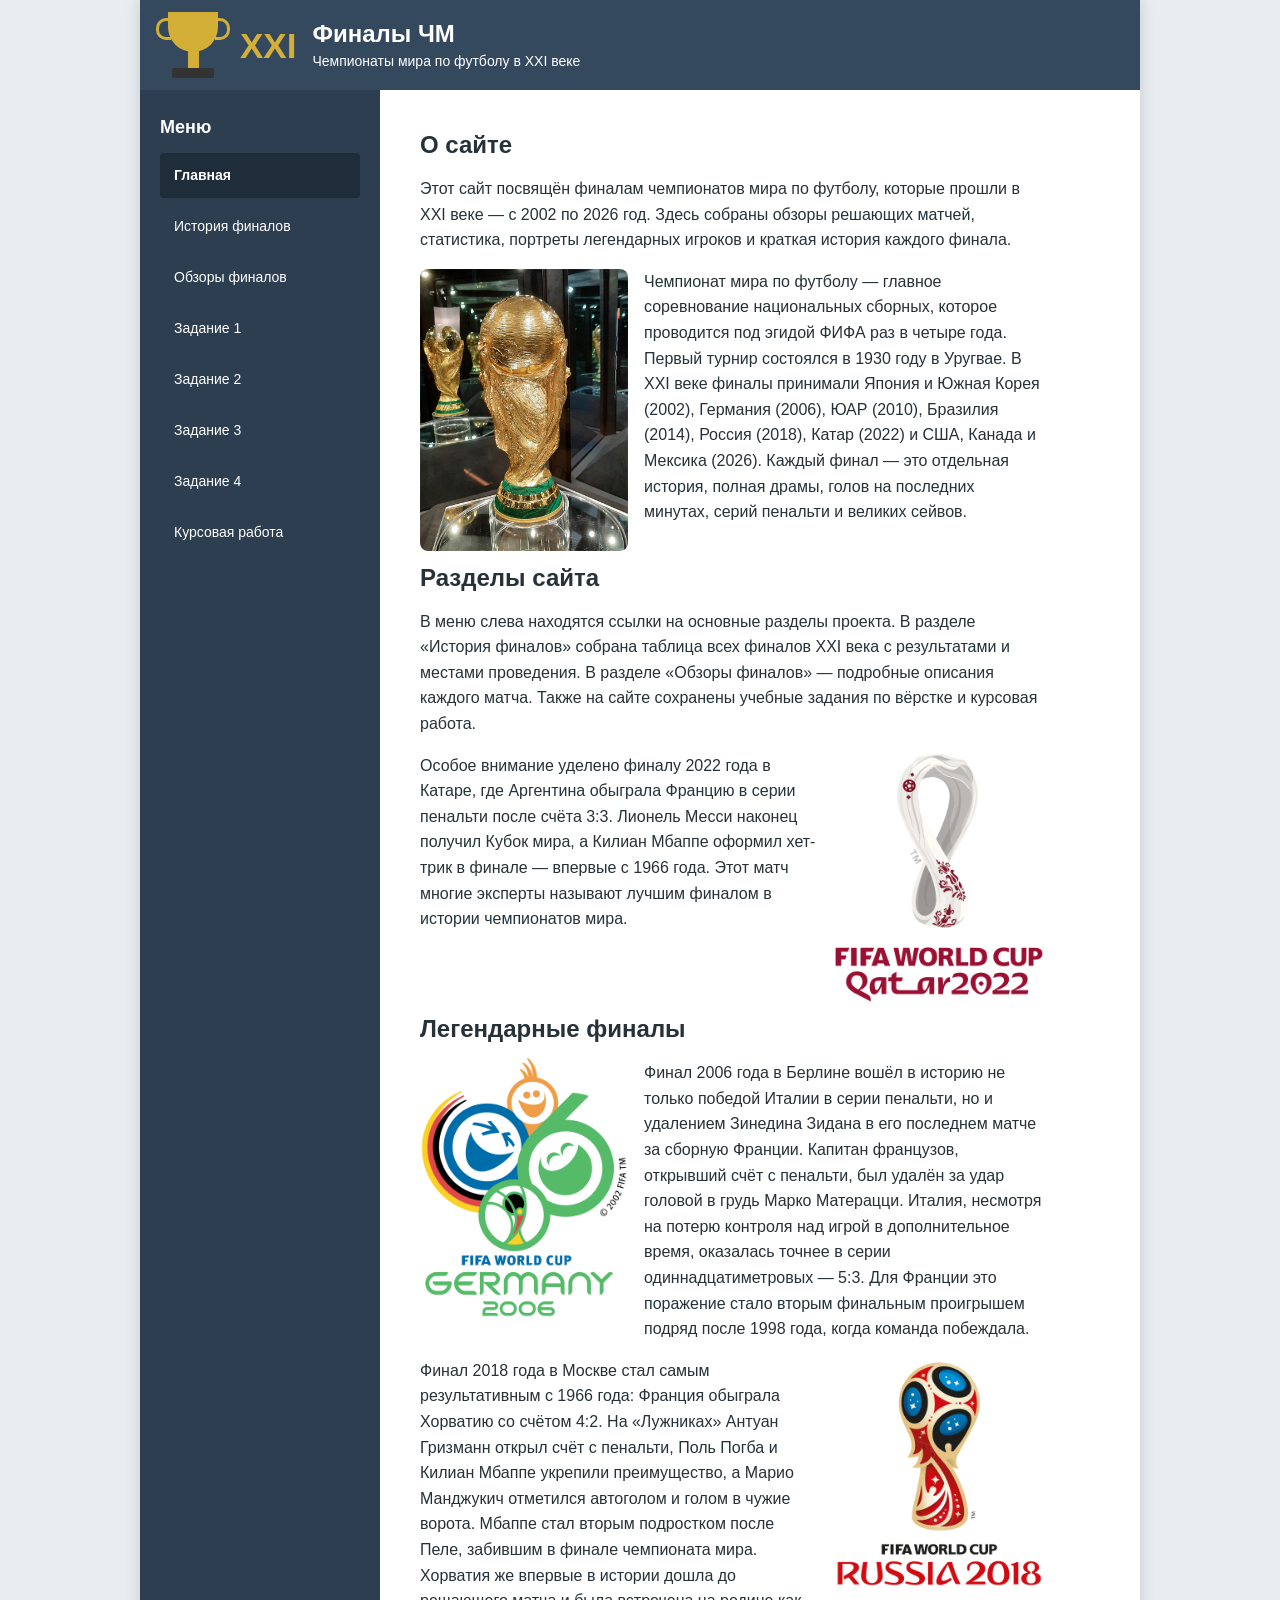
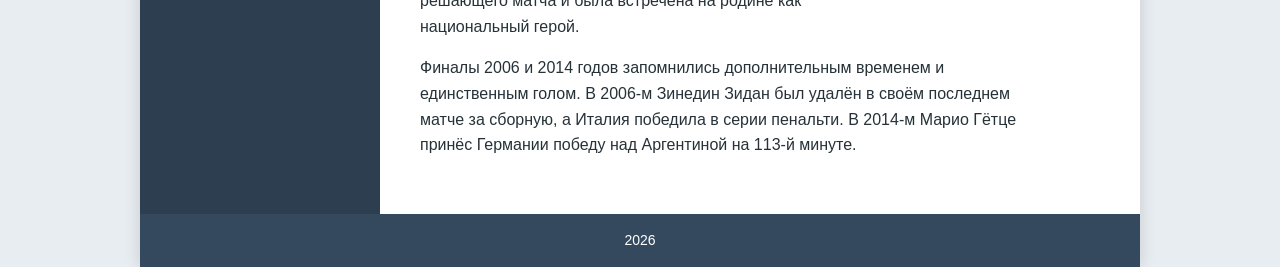
<file: index.html>
<!DOCTYPE html>
<html lang="ru">
<head>
    <meta charset="UTF-8">
    <meta name="viewport" content="width=device-width, initial-scale=1.0">
    <title>Финалы ЧМ XXI века</title>
    <link rel="stylesheet" href="css/style.css">
    <link rel="stylesheet" href="css/logo-football.css">
</head>
<body>
<div id="container">
    <header id="header">
        <button class="menu-toggle" type="button">
            <span class="menu-toggle__bar"></span>
            <span class="menu-toggle__bar"></span>
            <span class="menu-toggle__bar"></span>
        </button>

        <div class="football-logo">
            <div class="trophy">
                <div class="cup"></div>
                <div class="stem"></div>
                <div class="base"></div>
            </div>
            <span class="football-logo__number">XXI</span>
        </div>
        <div class="header-text">
            <h1>Финалы ЧМ</h1>
            <p>Чемпионаты мира по футболу в XXI веке</p>
        </div>
    </header>

    <div id="layout">
        <nav id="menu"></nav>

        <main id="content">
            <article>
                <h2>О сайте</h2>

                <p>
                    Этот сайт посвящён финалам чемпионатов мира по футболу,
                    которые прошли в XXI веке — с 2002 по 2026 год. Здесь
                    собраны обзоры решающих матчей, статистика, портреты
                    легендарных игроков и краткая история каждого финала.
                </p>

                <img src="images/trophy.jpg" alt="Кубок мира ФИФА" class="article-img" loading="lazy">

                <p>
                    Чемпионат мира по футболу — главное соревнование
                    национальных сборных, которое проводится под эгидой
                    ФИФА раз в четыре года. Первый турнир состоялся
                    в 1930 году в Уругвае. В XXI веке финалы принимали
                    Япония и Южная Корея (2002), Германия (2006),
                    ЮАР (2010), Бразилия (2014), Россия (2018),
                    Катар (2022) и США, Канада и Мексика (2026).
                    Каждый финал — это отдельная история, полная драмы,
                    голов на последних минутах, серий пенальти
                    и великих сейвов.
                </p>

                <h2>Разделы сайта</h2>

                <p>
                    В меню слева находятся ссылки на основные разделы
                    проекта. В разделе «История финалов» собрана таблица
                    всех финалов XXI века с результатами и местами
                    проведения. В разделе «Обзоры финалов» — подробные
                    описания каждого матча. Также на сайте сохранены
                    учебные задания по вёрстке и курсовая работа.
                </p>

                <img src="images/2022.jpg" alt="ЧМ-2022" class="article-img right" loading="lazy">

                <p>
                    Особое внимание уделено финалу 2022 года в Катаре,
                    где Аргентина обыграла Францию в серии пенальти
                    после счёта 3:3. Лионель Месси наконец получил
                    Кубок мира, а Килиан Мбаппе оформил хет-трик
                    в финале — впервые с 1966 года. Этот матч многие
                    эксперты называют лучшим финалом в истории
                    чемпионатов мира.
                </p>

                <h2>Легендарные финалы</h2>

                <img src="images/2006.jpg" alt="ЧМ-2006" class="article-img" loading="lazy">

                <p>
                    Финал 2006 года в Берлине вошёл в историю не только
                    победой Италии в серии пенальти, но и удалением
                    Зинедина Зидана в его последнем матче за сборную
                    Франции. Капитан французов, открывший счёт
                    с пенальти, был удалён за удар головой в грудь
                    Марко Матерацци. Италия, несмотря на потерю контроля
                    над игрой в дополнительное время, оказалась точнее
                    в серии одиннадцатиметровых — 5:3. Для Франции
                    это поражение стало вторым финальным проигрышем
                    подряд после 1998 года, когда команда побеждала.
                </p>

                <img src="images/2018.jpg" alt="ЧМ-2018" class="article-img right" loading="lazy">

                <p>
                    Финал 2018 года в Москве стал самым результативным
                    с 1966 года: Франция обыграла Хорватию со счётом 4:2.
                    На «Лужниках» Антуан Гризманн открыл счёт с пенальти,
                    Поль Погба и Килиан Мбаппе укрепили преимущество,
                    а Марио Манджукич отметился автоголом и голом
                    в чужие ворота. Мбаппе стал вторым подростком после
                    Пеле, забившим в финале чемпионата мира. Хорватия
                    же впервые в истории дошла до решающего матча
                    и была встречена на родине как национальный герой.
                </p>

                <p>
                    Финалы 2006 и 2014 годов запомнились дополнительным
                    временем и единственным голом. В 2006-м Зинедин
                    Зидан был удалён в своём последнем матче за сборную,
                    а Италия победила в серии пенальти. В 2014-м Марио
                    Гётце принёс Германии победу над Аргентиной
                    на 113-й минуте.
                </p>
            </article>
        </main>
    </div>

    <footer id="footer">
        <p>2026</p>
    </footer>
</div>
<script src="js/menu.js" defer></script>
</body>
</html>
</file>
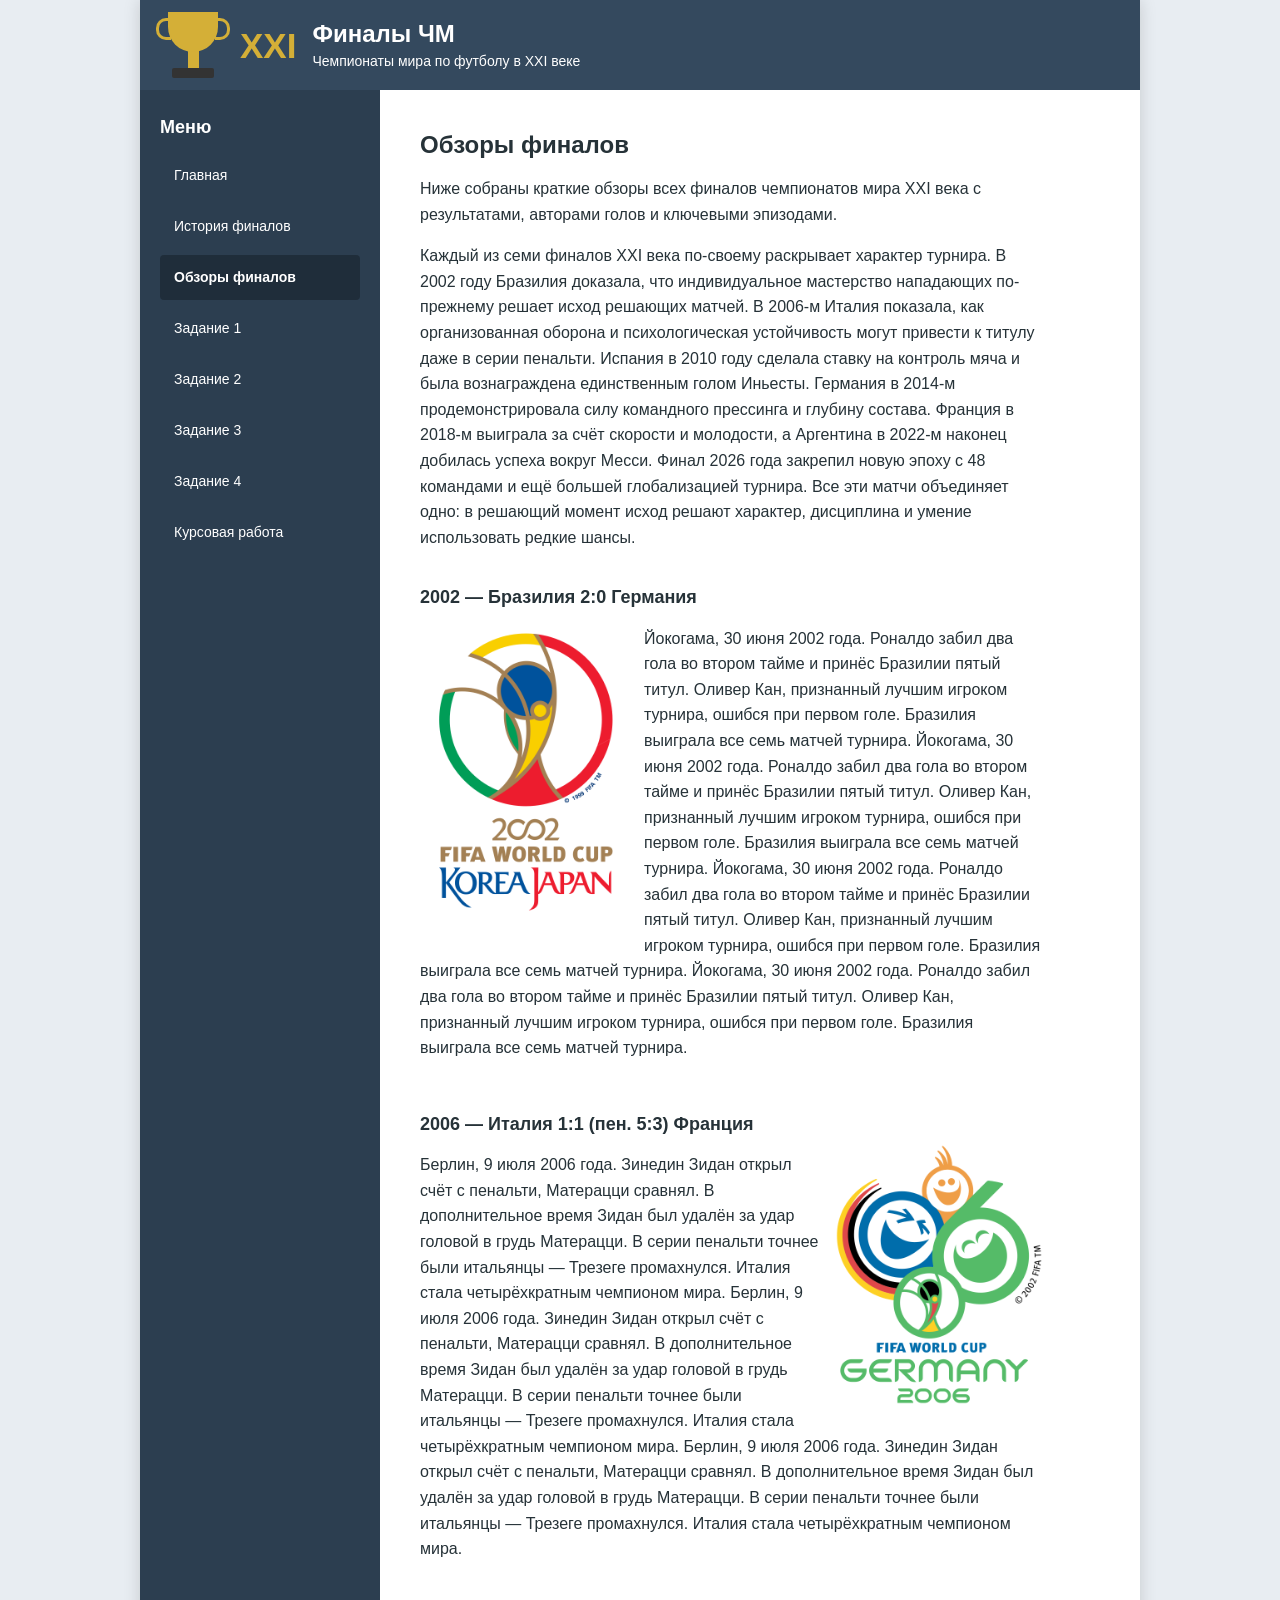
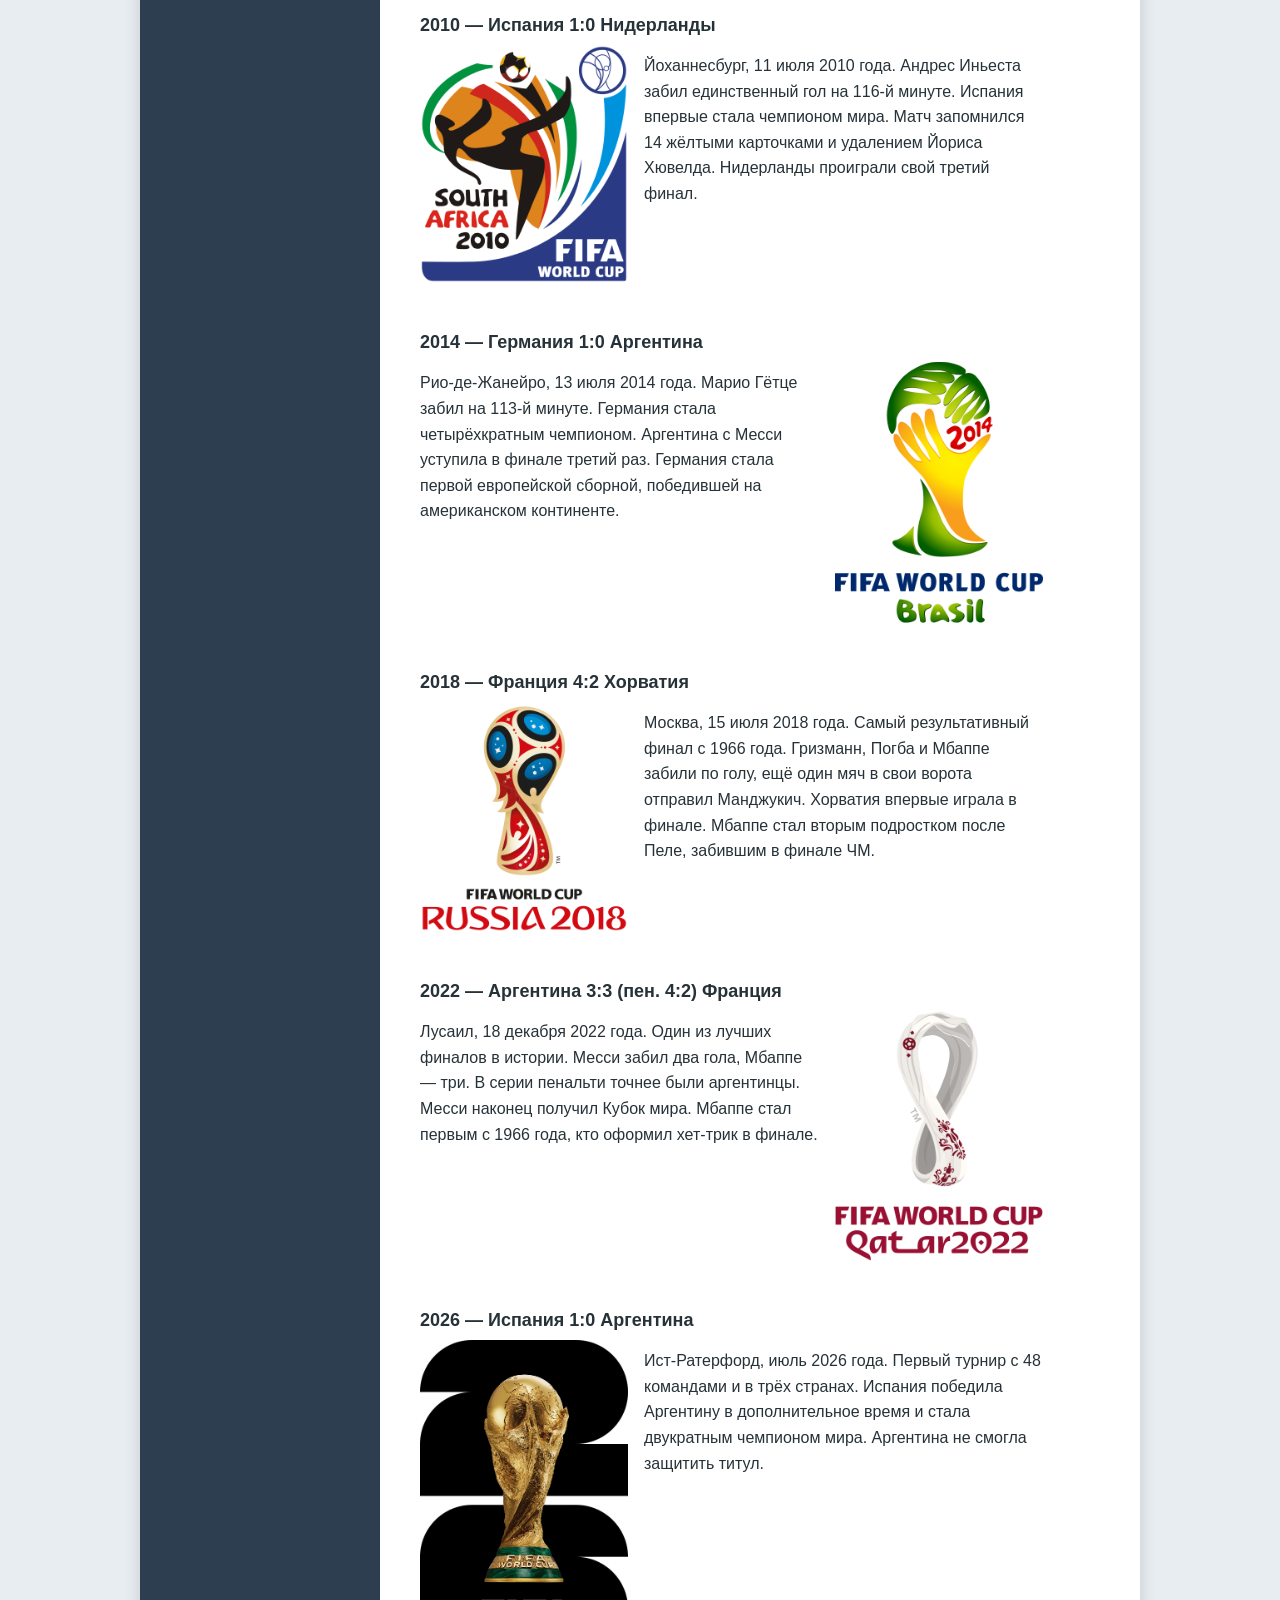
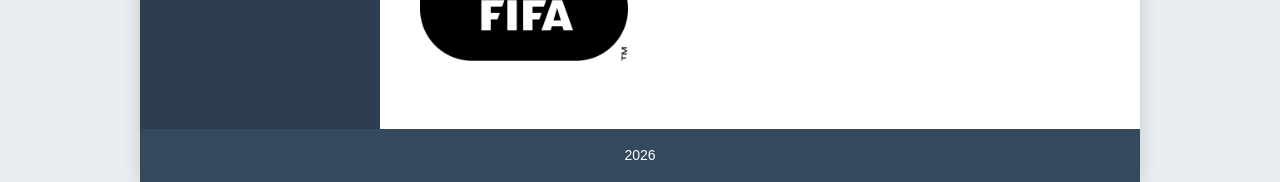
<file: finals.html>
<!DOCTYPE html>
<html lang="ru">
<head>
    <meta charset="UTF-8">
    <meta name="viewport" content="width=device-width, initial-scale=1.0">
    <title>Обзоры финалов ЧМ XXI века</title>
    <link rel="stylesheet" href="css/style.css">
    <link rel="stylesheet" href="css/logo-football.css">
</head>
<body>
<div id="container">
    <header id="header">
        <button class="menu-toggle" type="button">
            <span class="menu-toggle__bar"></span>
            <span class="menu-toggle__bar"></span>
            <span class="menu-toggle__bar"></span>
        </button>

        <div class="football-logo">
            <div class="trophy">
                <div class="cup"></div>
                <div class="stem"></div>
                <div class="base"></div>
            </div>
            <span class="football-logo__number">XXI</span>
        </div>
        <div class="header-text">
            <h1>Финалы ЧМ</h1>
            <p>Чемпионаты мира по футболу в XXI веке</p>
        </div>
    </header>

    <div id="layout">
        <nav id="menu"></nav>

        <main id="content">
            <article>
                <h2>Обзоры финалов</h2>

                <p>
                    Ниже собраны краткие обзоры всех финалов
                    чемпионатов мира XXI века с результатами,
                    авторами голов и ключевыми эпизодами.
                </p>

                <p>
                    Каждый из семи финалов XXI века по-своему раскрывает характер
                    турнира. В 2002 году Бразилия доказала, что индивидуальное
                    мастерство нападающих по-прежнему решает исход решающих матчей.
                    В 2006-м Италия показала, как организованная оборона
                    и психологическая устойчивость могут привести к титулу даже
                    в серии пенальти. Испания в 2010 году сделала ставку на контроль
                    мяча и была вознаграждена единственным голом Иньесты. Германия
                    в 2014-м продемонстрировала силу командного прессинга и глубину
                    состава. Франция в 2018-м выиграла за счёт скорости и молодости,
                    а Аргентина в 2022-м наконец добилась успеха вокруг Месси.
                    Финал 2026 года закрепил новую эпоху с 48 командами и ещё большей
                    глобализацией турнира. Все эти матчи объединяет одно: в решающий
                    момент исход решают характер, дисциплина и умение использовать
                    редкие шансы.
                </p>

                <section>
                    <h3>2002 — Бразилия 2:0 Германия</h3>
                    <img src="images/2002.jpg" alt="ЧМ-2002" class="article-img" loading="lazy">
                    <p>
                        Йокогама, 30 июня 2002 года. Роналдо забил
                        два гола во втором тайме и принёс Бразилии
                        пятый титул. Оливер Кан, признанный лучшим
                        игроком турнира, ошибся при первом голе.
                        Бразилия выиграла все семь матчей турнира.
                        Йокогама, 30 июня 2002 года. Роналдо забил два гола во втором тайме и принёс Бразилии пятый титул. Оливер Кан, признанный лучшим игроком турнира, ошибся при первом голе. Бразилия выиграла все семь матчей турнира.
                        Йокогама, 30 июня 2002 года. Роналдо забил два гола во втором тайме и принёс Бразилии пятый титул. Оливер Кан, признанный лучшим игроком турнира, ошибся при первом голе. Бразилия выиграла все семь матчей турнира.
                        Йокогама, 30 июня 2002 года. Роналдо забил два гола во втором тайме и принёс Бразилии пятый титул. Оливер Кан, признанный лучшим игроком турнира, ошибся при первом голе. Бразилия выиграла все семь матчей турнира.
                    </p>
                </section>

                <section>
                    <h3>2006 — Италия 1:1 (пен. 5:3) Франция</h3>
                    <img src="images/2006.jpg" alt="ЧМ-2006" class="article-img right" loading="lazy">
                    <p>
                        Берлин, 9 июля 2006 года. Зинедин Зидан
                        открыл счёт с пенальти, Матерацци сравнял.
                        В дополнительное время Зидан был удалён
                        за удар головой в грудь Матерацци. В серии
                        пенальти точнее были итальянцы — Трезеге
                        промахнулся. Италия стала четырёхкратным
                        чемпионом мира.
                        Берлин, 9 июля 2006 года. Зинедин Зидан открыл счёт с пенальти, Матерацци сравнял. В дополнительное время Зидан был удалён за удар головой в грудь Матерацци. В серии пенальти точнее были итальянцы — Трезеге промахнулся. Италия стала четырёхкратным чемпионом мира.
                        Берлин, 9 июля 2006 года. Зинедин Зидан открыл счёт с пенальти, Матерацци сравнял. В дополнительное время Зидан был удалён за удар головой в грудь Матерацци. В серии пенальти точнее были итальянцы — Трезеге промахнулся. Италия стала четырёхкратным чемпионом мира.
                    </p>
                </section>

                <section>
                    <h3>2010 — Испания 1:0 Нидерланды</h3>
                    <img src="images/2010.jpg" alt="ЧМ-2010" class="article-img" loading="lazy">
                    <p>
                        Йоханнесбург, 11 июля 2010 года. Андрес Иньеста
                        забил единственный гол на 116-й минуте.
                        Испания впервые стала чемпионом мира.
                        Матч запомнился 14 жёлтыми карточками
                        и удалением Йориса Хювелда. Нидерланды
                        проиграли свой третий финал.
                    </p>
                </section>

                <section>
                    <h3>2014 — Германия 1:0 Аргентина</h3>
                    <img src="images/2014.jpg" alt="ЧМ-2014" class="article-img right" loading="lazy">
                    <p>
                        Рио-де-Жанейро, 13 июля 2014 года.
                        Марио Гётце забил на 113-й минуте.
                        Германия стала четырёхкратным чемпионом.
                        Аргентина с Месси уступила в финале третий раз.
                        Германия стала первой европейской сборной,
                        победившей на американском континенте.
                    </p>
                </section>

                <section>
                    <h3>2018 — Франция 4:2 Хорватия</h3>
                    <img src="images/2018.jpg" alt="ЧМ-2018" class="article-img" loading="lazy">
                    <p>
                        Москва, 15 июля 2018 года. Самый результативный
                        финал с 1966 года. Гризманн, Погба и Мбаппе
                        забили по голу, ещё один мяч в свои ворота
                        отправил Манджукич. Хорватия впервые играла
                        в финале. Мбаппе стал вторым подростком после
                        Пеле, забившим в финале ЧМ.
                    </p>
                </section>

                <section>
                    <h3>2022 — Аргентина 3:3 (пен. 4:2) Франция</h3>
                    <img src="images/2022.jpg" alt="ЧМ-2022" class="article-img right" loading="lazy">
                    <p>
                        Лусаил, 18 декабря 2022 года. Один из лучших
                        финалов в истории. Месси забил два гола,
                        Мбаппе — три. В серии пенальти точнее были
                        аргентинцы. Месси наконец получил Кубок мира.
                        Мбаппе стал первым с 1966 года, кто оформил
                        хет-трик в финале.
                    </p>
                </section>

                <section>
                    <h3>2026 — Испания 1:0 Аргентина</h3>
                    <img src="images/2026.jpg" alt="ЧМ-2026" class="article-img" loading="lazy">
                    <p>
                        Ист-Ратерфорд, июль 2026 года. Первый
                        турнир с 48 командами и в трёх странах.
                        Испания победила Аргентину в дополнительное
                        время и стала двукратным чемпионом мира.
                        Аргентина не смогла защитить титул.
                    </p>
                </section>
            </article>
        </main>
    </div>

    <footer id="footer">
        <p>2026</p>
    </footer>
</div>
<script src="js/menu.js" defer></script>
</body>
</html>
</file>
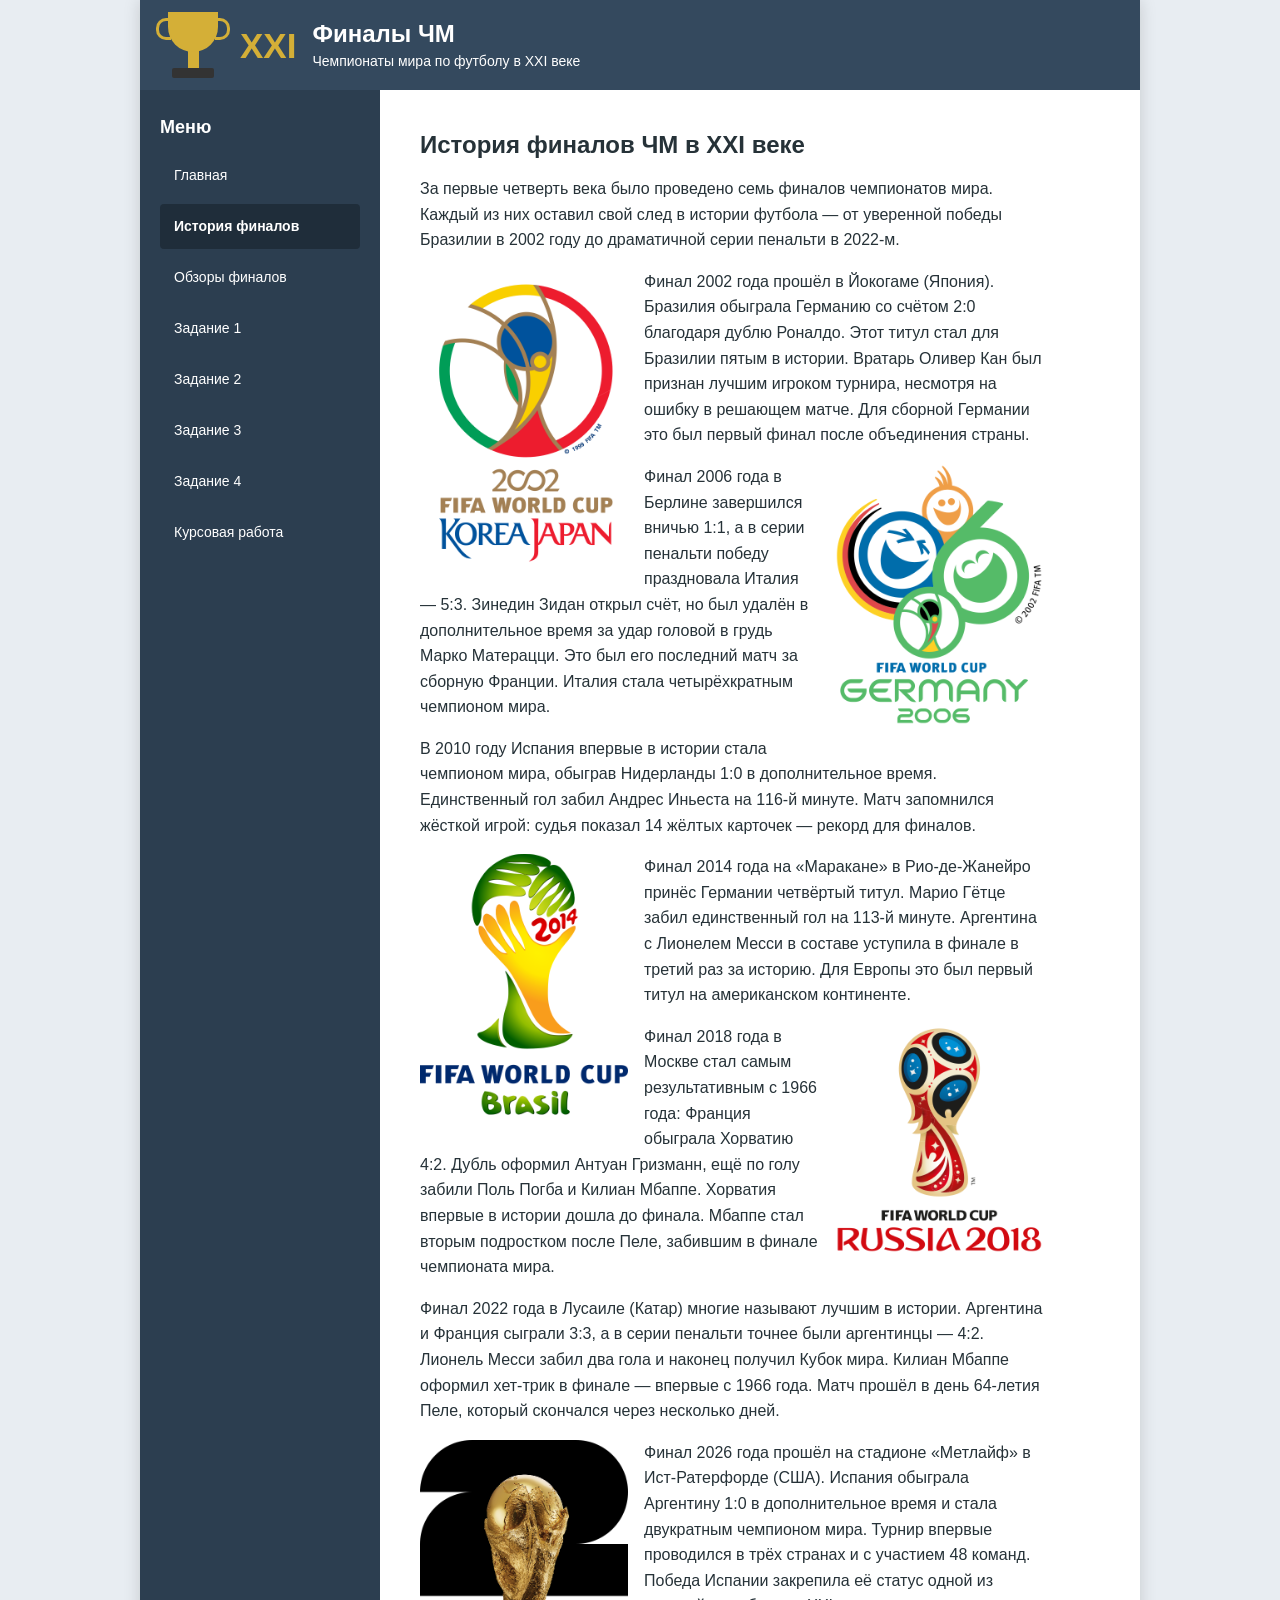
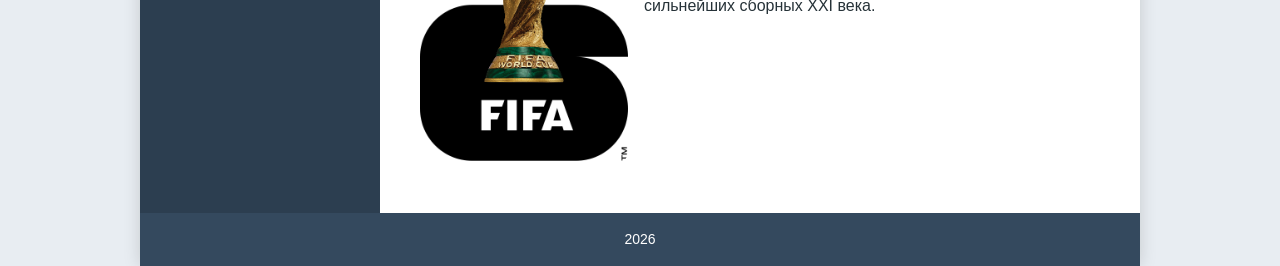
<file: history.html>
<!DOCTYPE html>
<html lang="ru">
<head>
    <meta charset="UTF-8">
    <meta name="viewport" content="width=device-width, initial-scale=1.0">
    <title>История финалов ЧМ XXI века</title>
    <link rel="stylesheet" href="css/style.css">
    <link rel="stylesheet" href="css/logo-football.css">
</head>
<body>
<div id="container">
    <header id="header">
        <button class="menu-toggle" type="button">
            <span class="menu-toggle__bar"></span>
            <span class="menu-toggle__bar"></span>
            <span class="menu-toggle__bar"></span>
        </button>

        <div class="football-logo">
            <div class="trophy">
                <div class="cup"></div>
                <div class="stem"></div>
                <div class="base"></div>
            </div>
            <span class="football-logo__number">XXI</span>
        </div>
        <div class="header-text">
            <h1>Финалы ЧМ</h1>
            <p>Чемпионаты мира по футболу в XXI веке</p>
        </div>
    </header>

    <div id="layout">
        <nav id="menu"></nav>

        <main id="content">
            <article>
                <h2>История финалов ЧМ в XXI веке</h2>

                <p>
                    За первые четверть века было проведено семь финалов
                    чемпионатов мира. Каждый из них оставил свой след
                    в истории футбола — от уверенной победы Бразилии
                    в 2002 году до драматичной серии пенальти в 2022-м.
                </p>

                <img src="images/2002.jpg" alt="ЧМ-2002" class="article-img" loading="lazy">

                <p>
                    Финал 2002 года прошёл в Йокогаме (Япония).
                    Бразилия обыграла Германию со счётом 2:0 благодаря
                    дублю Роналдо. Этот титул стал для Бразилии пятым
                    в истории. Вратарь Оливер Кан был признан лучшим
                    игроком турнира, несмотря на ошибку в решающем
                    матче. Для сборной Германии это был первый финал
                    после объединения страны.
                </p>

                <img src="images/2006.jpg" alt="ЧМ-2006" class="article-img right" loading="lazy">

                <p>
                    Финал 2006 года в Берлине завершился вничью 1:1,
                    а в серии пенальти победу праздновала Италия —
                    5:3. Зинедин Зидан открыл счёт, но был удалён
                    в дополнительное время за удар головой в грудь
                    Марко Матерацци. Это был его последний матч
                    за сборную Франции. Италия стала четырёхкратным
                    чемпионом мира.
                </p>

                <p>
                    В 2010 году Испания впервые в истории стала
                    чемпионом мира, обыграв Нидерланды 1:0
                    в дополнительное время. Единственный гол
                    забил Андрес Иньеста на 116-й минуте.
                    Матч запомнился жёсткой игрой: судья показал
                    14 жёлтых карточек — рекорд для финалов.
                </p>

                <img src="images/2014.jpg" alt="ЧМ-2014" class="article-img" loading="lazy">

                <p>
                    Финал 2014 года на «Маракане» в Рио-де-Жанейро
                    принёс Германии четвёртый титул. Марио Гётце
                    забил единственный гол на 113-й минуте.
                    Аргентина с Лионелем Месси в составе уступила
                    в финале в третий раз за историю. Для Европы
                    это был первый титул на американском континенте.
                </p>

                <img src="images/2018.jpg" alt="ЧМ-2018" class="article-img right" loading="lazy">

                <p>
                    Финал 2018 года в Москве стал самым результативным
                    с 1966 года: Франция обыграла Хорватию 4:2.
                    Дубль оформил Антуан Гризманн, ещё по голу
                    забили Поль Погба и Килиан Мбаппе. Хорватия
                    впервые в истории дошла до финала. Мбаппе стал
                    вторым подростком после Пеле, забившим в финале
                    чемпионата мира.
                </p>

                <p>
                    Финал 2022 года в Лусаиле (Катар) многие называют
                    лучшим в истории. Аргентина и Франция сыграли 3:3,
                    а в серии пенальти точнее были аргентинцы — 4:2.
                    Лионель Месси забил два гола и наконец получил
                    Кубок мира. Килиан Мбаппе оформил хет-трик
                    в финале — впервые с 1966 года. Матч прошёл
                    в день 64-летия Пеле, который скончался через
                    несколько дней.
                </p>

                <img src="images/2026.jpg" alt="ЧМ-2026" class="article-img" loading="lazy">

                <p>
                    Финал 2026 года прошёл на стадионе «Метлайф»
                    в Ист-Ратерфорде (США). Испания обыграла
                    Аргентину 1:0 в дополнительное время и стала
                    двукратным чемпионом мира. Турнир впервые
                    проводился в трёх странах и с участием 48 команд.
                    Победа Испании закрепила её статус одной
                    из сильнейших сборных XXI века.
                </p>
            </article>
        </main>
    </div>

    <footer id="footer">
        <p>2026</p>
    </footer>
</div>
<script src="js/menu.js" defer></script>
</body>
</html>
</file>
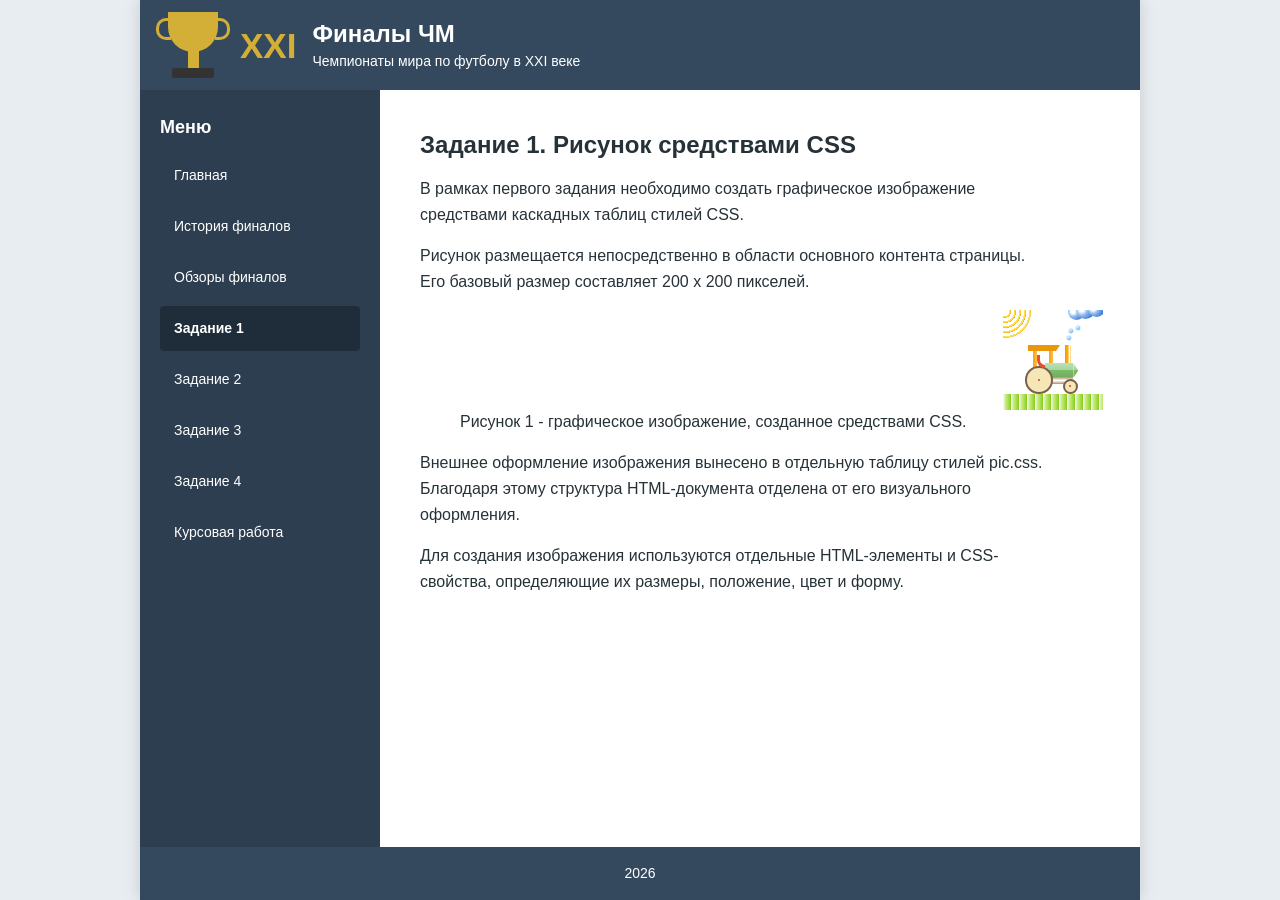
<file: tasks/task1.html>
<!DOCTYPE html>
<html lang="ru">
<head>
    <meta charset="UTF-8">
    <meta name="viewport" content="width=device-width, initial-scale=1.0">

    <title>Задание 1 - Рисунок CSS</title>

    <link rel="stylesheet" href="../css/style.css">
    <link rel="stylesheet" href="../css/logo-football.css">
    <link rel="stylesheet" href="../css/pic.css">
</head>

<body>

    <div id="container">

        <header id="header">
            <button class="menu-toggle" type="button">
                <span class="menu-toggle__bar"></span>
                <span class="menu-toggle__bar"></span>
                <span class="menu-toggle__bar"></span>
            </button>

            <div class="football-logo">

                <div class="trophy">
                    <div class="cup"></div>
                    <div class="stem"></div>
                    <div class="base"></div>
                </div>

                <span class="football-logo__number">XXI</span>

            </div>

            <div class="header-text">
                <h1>Финалы ЧМ</h1>
                <p>Чемпионаты мира по футболу в XXI веке</p>
            </div>

        </header>


        <div id="layout">

            <nav id="menu"></nav>

            <main id="content">

                <article>

                    <h2>Задание 1. Рисунок средствами CSS</h2>

                    <p>
                        В рамках первого задания необходимо создать графическое изображение средствами каскадных
                        таблиц стилей CSS.
                    </p>

                    <p>
                        Рисунок размещается непосредственно в области основного контента страницы. Его базовый размер
                        составляет 200 x 200 пикселей.
                    </p>


                    <figure>

                        <div class="picture">

                            <div class="sun"></div>

                            <div class="cloud"></div>

                            <div class="smoke smoke1"></div>
                            <div class="smoke smoke2"></div>
                            <div class="smoke smoke3"></div>

                            <div class="ground"></div>

                            <div class="tractor">
                                <div class="wheel rear"></div>
                                <div class="wheel front"></div>
                                <div class="body-base"></div>
                                <div class="body"></div>

                                <div class="cabin-post left"></div>
                                <div class="cabin-post right"></div>
                                <div class="cabin-roof"></div>

                                <div class="seat"></div>
                                <div class="chimney"></div>
                            </div>

                        </div>

                        <figcaption>
                            Рисунок 1 - графическое изображение,
                            созданное средствами CSS.
                        </figcaption>

                    </figure>


                    <p>
                        Внешнее оформление изображения вынесено
                        в отдельную таблицу стилей pic.css.
                        Благодаря этому структура HTML-документа
                        отделена от его визуального оформления.
                    </p>

                    <p>
                        Для создания изображения используются
                        отдельные HTML-элементы и CSS-свойства,
                        определяющие их размеры, положение,
                        цвет и форму.
                    </p>

                </article>

            </main>

        </div>


        <footer id="footer">

            <p>
                2026
            </p>

        </footer>

    </div>
    <script src="../js/menu.js" defer></script>
</body>
</html>
</file>
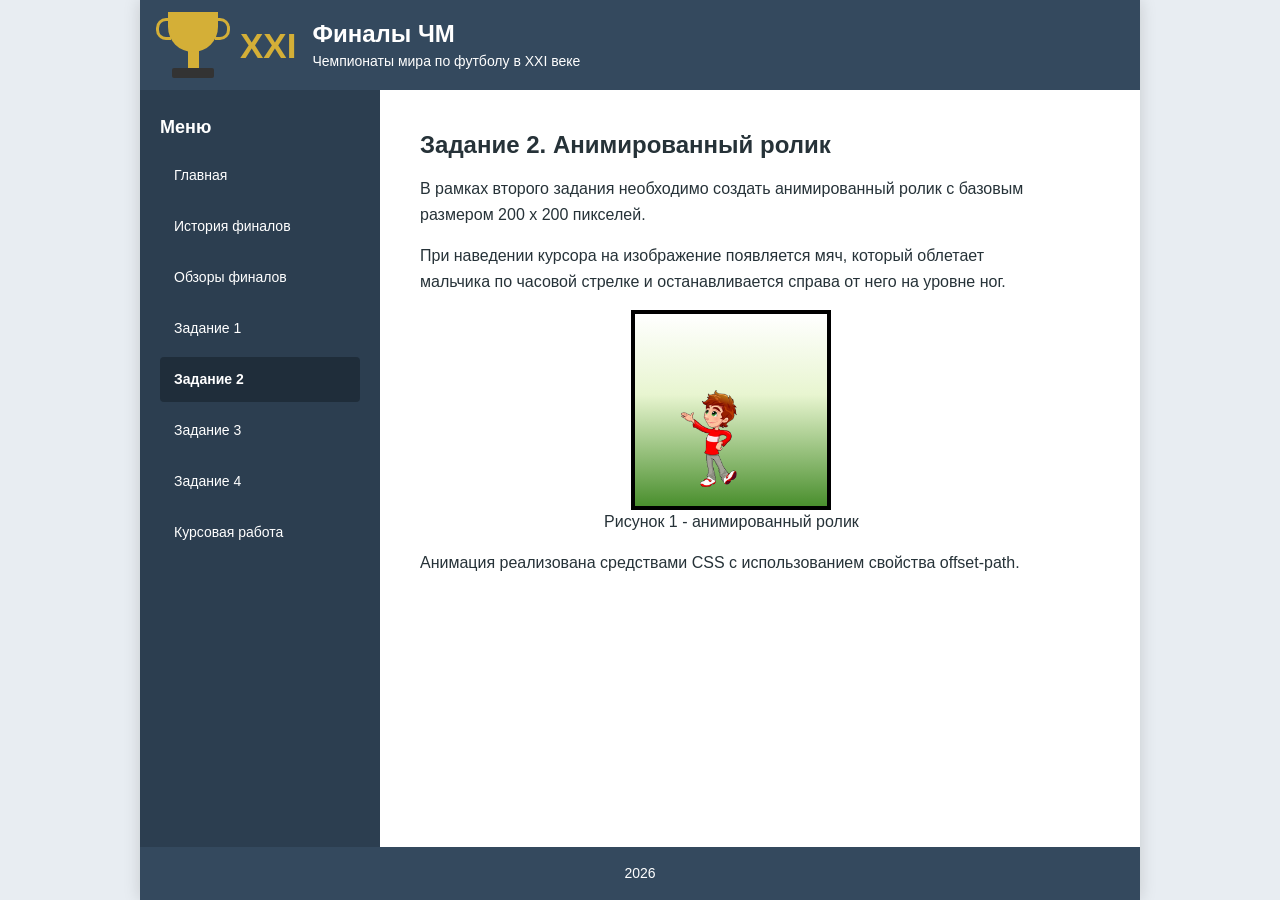
<file: tasks/task2.html>
<!DOCTYPE html>
<html lang="ru">
<head>
    <meta charset="UTF-8">
    <meta name="viewport" content="width=device-width, initial-scale=1.0">

    <title>Задание 2 - Анимированный ролик</title>

    <link rel="stylesheet" href="../css/style.css">
    <link rel="stylesheet" href="../css/logo-football.css">
    <link rel="stylesheet" href="../css/task2.css">
</head>

<body>

    <div id="container">

        <header id="header">
            <button class="menu-toggle" type="button">
                <span class="menu-toggle__bar"></span>
                <span class="menu-toggle__bar"></span>
                <span class="menu-toggle__bar"></span>
            </button>

            <div class="football-logo">

                <div class="trophy">
                    <div class="cup"></div>
                    <div class="stem"></div>
                    <div class="base"></div>
                </div>

                <span class="football-logo__number">XXI</span>

            </div>

            <div class="header-text">
                <h1>Финалы ЧМ</h1>
                <p>Чемпионаты мира по футболу в XXI веке</p>
            </div>

        </header>


        <div id="layout">

            <nav id="menu"></nav>

            <main id="content">

                <article>

                    <h2>Задание 2. Анимированный ролик</h2>

                    <p>
                        В рамках второго задания необходимо создать анимированный
                        ролик с базовым размером 200 x 200 пикселей.
                    </p>

                    <p>
                        При наведении курсора на изображение появляется мяч,
                        который облетает мальчика по часовой стрелке и
                        останавливается справа от него на уровне ног.
                    </p>

                    <figure>

                        <div class="picture">

                            <img class="boy" src="../images/boy1.png" alt="Мальчик">

                            <img class="boy boy2" src="../images/boy2.png" alt="Мальчик">

                            <img class="boy boy3" src="../images/boy3.png" alt="Мальчик">

                            <div class="ball"></div>

                            <div class="box"></div>

                            <div class="hint">Где мяч?</div>

                            <div class="hint-brick">Это кирпич!</div>

                        </div>

                        <figcaption>
                            Рисунок 1 - анимированный ролик
                        </figcaption>

                    </figure>

                    <p>
                        Анимация реализована средствами CSS
                        с использованием свойства offset-path.
                    </p>

                </article>

            </main>

        </div>


        <footer id="footer">

            <p>
                2026
            </p>

        </footer>

    </div>
    <script src="../js/menu.js" defer></script>
</body>
</html>
</file>
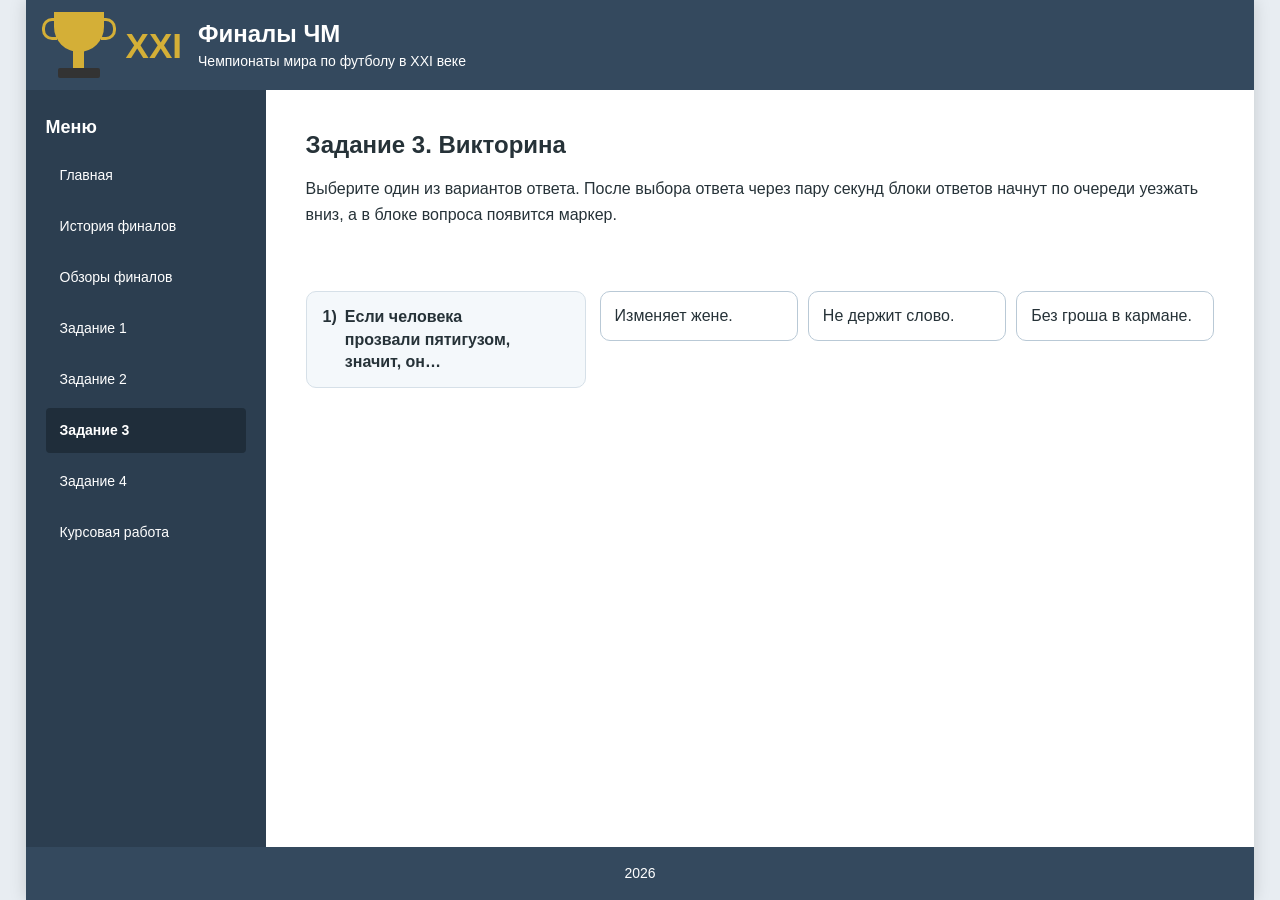
<file: tasks/task3.html>
<!DOCTYPE html>
<html lang="ru">
<head>
    <meta charset="UTF-8">
    <meta name="viewport" content="width=device-width, initial-scale=1.0">

    <title>Задание 3 - Викторина</title>

    <link rel="stylesheet" href="../css/style.css">
    <link rel="stylesheet" href="../css/logo-football.css">
    <link rel="stylesheet" href="../css/quiz.css">

    <script src="../js/quiz.js" defer></script>
</head>

<body>

    <div id="container">

        <header id="header">
            <button class="menu-toggle" type="button">
                <span class="menu-toggle__bar"></span>
                <span class="menu-toggle__bar"></span>
                <span class="menu-toggle__bar"></span>
            </button>

            <div class="football-logo">

                <div class="trophy">
                    <div class="cup"></div>
                    <div class="stem"></div>
                    <div class="base"></div>
                </div>

                <span class="football-logo__number">XXI</span>

            </div>

            <div class="header-text">
                <h1>Финалы ЧМ</h1>
                <p>Чемпионаты мира по футболу в XXI веке</p>
            </div>

        </header>


        <div id="layout">

            <nav id="menu"></nav>

            <main id="content">

                <article class="quiz-article">

                    <h2>Задание 3. Викторина</h2>

                    <p>
                        Выберите один из вариантов ответа. После выбора ответа
                        через пару секунд блоки ответов начнут по очереди уезжать
                        вниз, а в блоке вопроса появится маркер.
                    </p>

                    <div id="quiz-status" class="quiz-status" aria-live="polite"></div>
                    <div id="quiz-area" class="quiz-area"></div>
                    <div id="quiz-stats" class="quiz-stats" aria-live="polite"></div>

                </article>

            </main>

        </div>

        <footer id="footer">
            <p>2026</p>
        </footer>

    </div>
    <script src="../js/menu.js" defer></script>
</body>
</html>
</file>
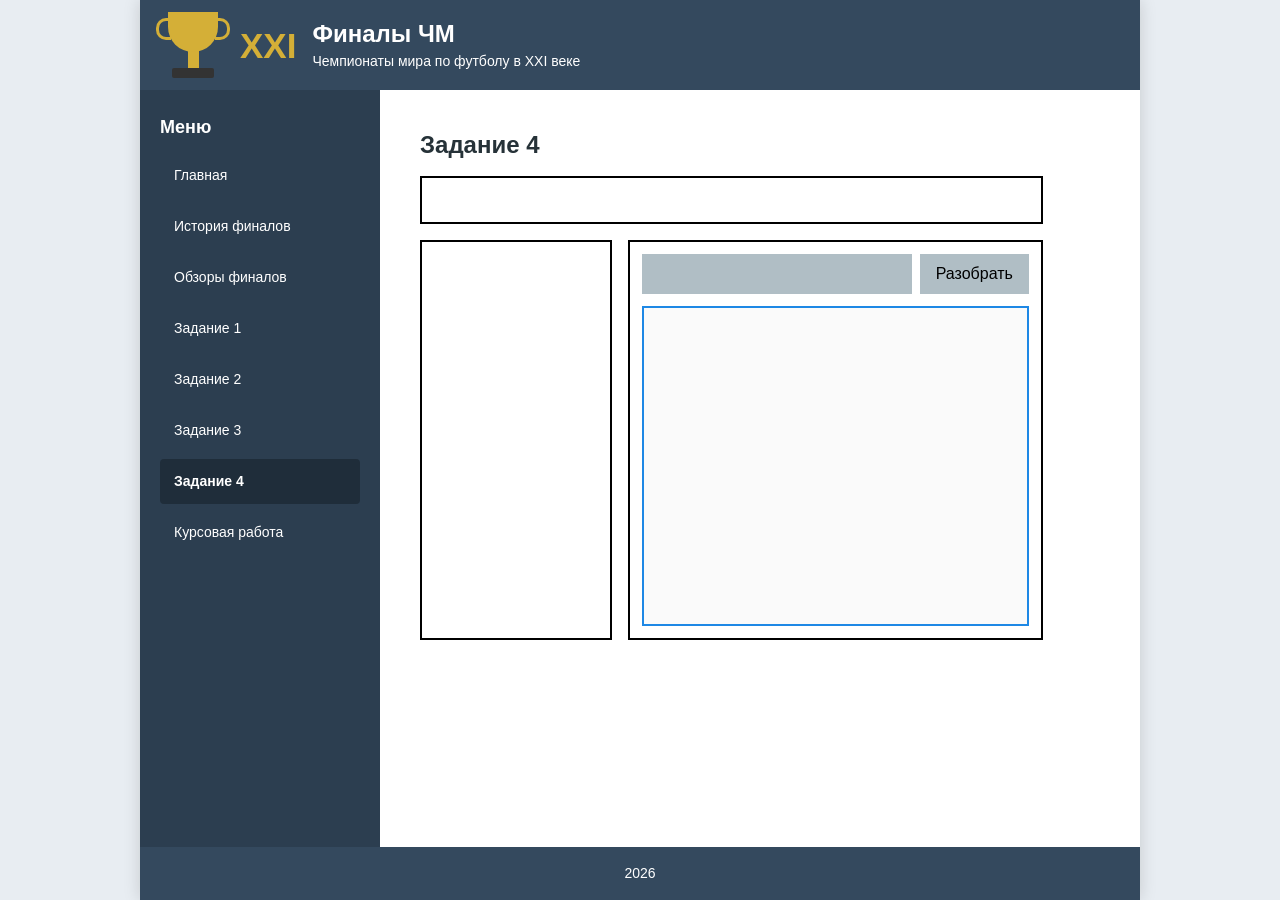
<file: tasks/task4.html>
<!DOCTYPE html>
<html lang="ru">
<head>
    <meta charset="UTF-8">
    <meta name="viewport" content="width=device-width, initial-scale=1.0">
    <title>Задание 4</title>
    <link rel="stylesheet" href="../css/style.css">
    <link rel="stylesheet" href="../css/logo-football.css">
    <link rel="stylesheet" href="../css/task4.css">
</head>
<body>
<div id="container">
    <header id="header">
        <button class="menu-toggle" type="button">
            <span class="menu-toggle__bar"></span>
            <span class="menu-toggle__bar"></span>
            <span class="menu-toggle__bar"></span>
        </button>

        <div class="football-logo">
            <div class="trophy">
                <div class="cup"></div>
                <div class="stem"></div>
                <div class="base"></div>
            </div>
            <span class="football-logo__number">XXI</span>
        </div>
        <div class="header-text">
            <h1>Финалы ЧМ</h1>
            <p>Чемпионаты мира по футболу в XXI веке</p>
        </div>
    </header>

    <div id="layout">
        <nav id="menu"></nav>

        <main id="content">
            <article>
                <h2>Задание 4</h2>

                <div class="task4">
                    <div id="output"><span id="output-text"></span></div>

                    <div class="task4__bottom">
                        <div id="block2"></div>

                        <div class="task4__right">
                            <div class="task4__controls">
                                <input id="wordsInput" type="text">
                                <button id="parseBtn" type="button">Разобрать</button>
                            </div>
                            <div id="block1"></div>
                        </div>
                    </div>
                </div>
            </article>
        </main>
    </div>

    <footer id="footer">
        <p>2026</p>
    </footer>
</div>
<script src="../js/menu.js" defer></script>
<script src="../js/task4.js" defer></script>
</body>
</html>
</file>
<file: css/style.css>
*, *::before, *::after { box-sizing: border-box; }

html {
    font-size: 100%;
    overflow-x: clip;
}

body {
    margin: 0;
    font-family: Arial, sans-serif;
    font-size: 1rem;
    line-height: 1.5;
    background-color: #e8edf2;
    color: #263238;
    overflow-x: clip;
}

img {
    max-width: 100%;
    height: auto;
}

img { display: block; }

#container {
    width: 100%;
    max-width: 62.5rem;
    margin: 0 auto;
    min-height: 100vh;
    min-height: 100dvh;
    display: flex;
    flex-direction: column;
    background-color: #ffffff;
    box-shadow: 0 0 1rem rgba(0, 0, 0, 0.15);
}

#header {
    display: grid;
    grid-template-columns: 2.75rem auto minmax(0, 1fr);
    align-items: center;
    column-gap: 0.625rem;
    padding: 0.75rem 1rem;
    background-color: #34495e;
    color: #ffffff;
}

#header > .menu-toggle {
    grid-column: 1;
    grid-row: 1;
}

#header > .football-logo {
    grid-column: 2;
    grid-row: 1;
}

.header-text {
    grid-column: 3;
    grid-row: 1;
    min-width: 0;
}

.header-text h1 {
    margin: 0 0 0.25rem;
    font-size: clamp(0.95rem, 4vw, 1.5rem);
    line-height: 1.15;
}

.header-text p {
    margin: 0;
    font-size: clamp(0.625rem, 2.5vw, 0.875rem);
    line-height: 1.3;
}


.menu-toggle {
    display: inline-flex;
    flex-direction: column;
    justify-content: center;
    align-items: center;
    width: 2.75rem;
    height: 2.75rem;
    padding: 0;
    background: transparent;
    border: 0;
    border-radius: 0.25rem;
    color: #ffffff;
    cursor: pointer;
    flex-shrink: 0;
}

.menu-toggle:hover { background-color: rgba(255, 255, 255, 0.12); }

.menu-toggle__bar {
    display: block;
    width: 1.5rem;
    height: 0.125rem;
    background: currentColor;
    margin: 0.125rem 0;
    transition: transform 0.2s ease, opacity 0.2s ease;
}

body.menu-open .menu-toggle__bar:nth-child(1) { transform: translateY(0.25rem) rotate(45deg); }
body.menu-open .menu-toggle__bar:nth-child(2) { opacity: 0; }
body.menu-open .menu-toggle__bar:nth-child(3) { transform: translateY(-0.25rem) rotate(-45deg); }

.menu-backdrop {
    display: none;
    position: fixed;
    inset: 0;
    background: rgba(0, 0, 0, 0.5);
    z-index: 99;
}

body.menu-open { overflow: hidden; }
body.menu-open .menu-backdrop { display: block; }

#layout {
    display: grid;
    grid-template-columns: 1fr;
    flex: 1;
    min-width: 0;
}

#layout > * { min-width: 0; }

#menu {
    position: fixed;
    top: 0;
    left: 0;
    bottom: 0;
    width: min(20rem, 85vw);
    padding: 1rem;
    overflow-y: auto;
    z-index: 100;
    transform: translateX(-100%);
    visibility: hidden;
    transition: transform 0.25s ease, visibility 0s 0.25s;
    box-shadow: 0.125rem 0 0.75rem rgba(0, 0, 0, 0.2);
    background-color: #2c3e50;
    color: #ffffff;
    min-width: 0;
}

#menu.open {
    transform: translateX(0);
    visibility: visible;
    transition: transform 0.25s ease;
}

#menu .menu-title {
    margin: 0 0 0.75rem;
    font-size: 1.125rem;
    font-weight: bold;
}

#menu ul { margin: 0; padding: 0; list-style: none; }
#menu li { margin-bottom: 0.375rem; }
#menu li:last-child { margin-bottom: 0; }

#menu a {
    display: block;
    padding: 0.75rem 0.875rem;
    color: #ffffff;
    text-decoration: none;
    border-radius: 0.25rem;
    font-size: 0.875rem;
}

#menu a:hover,
#menu a:focus-visible {
    background-color: #3498db;
    outline: 2px solid #ffffff;
    outline-offset: 2px;
}

#menu a.active { background-color: #1f2d3a; font-weight: bold; }

#content {
    padding: 1rem;
    background-color: #ffffff;
    min-width: 0;
}

#content article { display: flow-root; }
#content section { display: flow-root; margin-bottom: 1rem; }

#content h2 {
    clear: both;
    margin-top: 1.5rem;
    margin-bottom: 0.75rem;
    font-size: 1.25rem;
    line-height: 1.25;
}

#content h2:first-child { margin-top: 0; }

#content h3 {
    clear: both;
    margin-top: 1.25rem;
    margin-bottom: 0.5rem;
    font-size: 1rem;
    line-height: 1.3;
}

#content p { line-height: 1.6; }

.article-img {
    float: none;
    display: block;
    width: 100%;
    max-width: 20rem;
    height: auto;
    margin: 0 auto 1rem;
    border-radius: 0.5rem;
}

#footer {
    padding: 1rem;
    display: flex;
    align-items: center;
    justify-content: center;
    color: #ffffff;
    background-color: #34495e;
    font-size: 0.875rem;
}

#footer p { margin: 0; }

@media (min-width: 37.5em) {
    #content { padding: 1.5rem 2rem; }

    #content h2 { font-size: 1.5rem; }
    #content h3 { font-size: 1.125rem; }

    .article-img {
        float: left;
        width: auto;
        max-width: 13rem;
        margin: 0 1rem 0.75rem 0;
    }

    .article-img.right {
        float: right;
        margin: 0 0 0.75rem 1rem;
    }
}

@media (min-width: 56.25em) {
    #layout { grid-template-columns: 15rem 1fr; }

    #header {
        grid-template-columns: auto minmax(0, 1fr);
        column-gap: 1rem;
    }

    #header > .football-logo {
        grid-column: 1;
    }

    .header-text {
        grid-column: 2;
    }

    #menu,
    #menu.open {
        position: static;
        width: auto;
        padding: 1.5rem 1.25rem;
        overflow-y: visible;
        z-index: auto;
        transform: none;
        visibility: visible;
        transition: none;
        box-shadow: none;
    }

    .menu-toggle { display: none; }

    #content { padding: 2rem; }
    #content article { max-width: 70ch; }
}

@media (min-width: 75em) {
    #content { padding: 2.5rem; }
}

@media (prefers-reduced-motion: reduce) {
    *, *::before, *::after {
        transition-duration: 0.01ms !important;
        animation-duration: 0.01ms !important;
        animation-iteration-count: 1 !important;
        scroll-behavior: auto !important;
    }
}
</file>
<file: css/logo-football.css>
.football-logo {
    --logo-scale: 0.65;

    display: inline-flex;
    align-items: center;
    gap: calc(10px * var(--logo-scale));
}

.trophy {
    display: flex;
    flex-direction: column;
    align-items: center;
    position: relative;
    padding: 0 calc(12px * var(--logo-scale));
    flex-shrink: 0;
}

.cup {
    width: calc(50px * var(--logo-scale));
    height: calc(40px * var(--logo-scale));
    background: #d4af37;
    border-bottom-left-radius: calc(25px * var(--logo-scale));
    border-bottom-right-radius: calc(25px * var(--logo-scale));
    position: relative;
    z-index: 1;
}

.cup::before,
.cup::after {
    content: "";
    position: absolute;
    top: calc(6px * var(--logo-scale));
    width: calc(15px * var(--logo-scale));
    height: calc(22px * var(--logo-scale));
    border: calc(3px * var(--logo-scale)) solid #d4af37;
    box-sizing: border-box;
    z-index: -1;
}

.cup::before {
    left: calc(-12px * var(--logo-scale));
    border-right: none;
    border-radius: calc(10px * var(--logo-scale)) 0 0 calc(10px * var(--logo-scale));
}

.cup::after {
    right: calc(-12px * var(--logo-scale));
    border-left: none;
    border-radius: 0 calc(10px * var(--logo-scale)) calc(10px * var(--logo-scale)) 0;
}

.stem {
    width: calc(11px * var(--logo-scale));
    height: calc(18px * var(--logo-scale));
    background: #d4af37;
    margin-top: calc(-2px * var(--logo-scale));
}

.base {
    width: calc(42px * var(--logo-scale));
    height: calc(10px * var(--logo-scale));
    background: #333333;
    border-radius: calc(2px * var(--logo-scale));
}

.football-logo__number {
    font-size: calc(35px * var(--logo-scale));
    font-weight: bold;
    color: #d4af37;
    font-family: Arial, sans-serif;
    line-height: 1;
}

@media (min-width: 37.5em) {
    .football-logo {
        --logo-scale: 0.8;
    }
}

@media (min-width: 56.25em) {
    .football-logo {
        --logo-scale: 1;
    }
}
</file>
<file: css/pic.css>
.picture {
    position: relative;
    width: 200px;
    height: 200px;
    overflow: hidden;
    margin: 0 0 0 100%;
    background: #fff;
    zoom: 0.5;
}

.ground {
    position: absolute;
    left: 0;
    bottom: 0;
    width: 200px;
    height: 33px;
    background: repeating-linear-gradient(
        90deg,
        #ffffff 0px,
        #e8f5d0 2px,
        #d4eaa8 4px,
        #b8e85f 8px,
        #9ddb3f 12px,
        #8acb20 16px
    );
}

.tractor {
    position: absolute;
    left: 0;
    bottom: 18px;
    width: 160px;
    height: 106px;
}

.wheel {
    position: absolute;
    border-radius: 50%;
}

.wheel.rear {
    left: 45px;
    bottom: 15px;
    width: 55px;
    height: 55px;
    border: 5px solid #7a604a;
    background: #f4e6b5;
    z-index: 2;
}

.wheel.front {
    left: 120px;
    bottom: 15px;
    width: 30px;
    height: 30px;
    border: 5px solid #7a604a;
    background: #f4e6b5;
    z-index: 1;
}

.wheel::before {
    content: "";
    position: absolute;
    top: 50%;
    left: 50%;
    transform: translate(-50%, -50%);
    background: #d9323c;
    border-radius: 50%;
}

.wheel.front::before,
.wheel.rear::before {
    width: 4px;
    height: 4px;
}

.body-base {
    position: absolute;
    left: 85px;
    bottom: 34px;
    width: 56px;
    height: 14px;
    background: linear-gradient(
        to bottom,
        #b08f6c 0%,
        #ffffff 50%,
        #b08f6c 100%
    );
}

.body {
    position: absolute;
    left: 85px;
    bottom: 48px;
    width: 56px;
    height: 28px;
    background: linear-gradient(
        to bottom,
        #b9e2b6 0%,
        #a5d59e 50%,
        #7dbb69 50%,
        #72ad5e 100%
    );
    z-index: 1;
}

.body::after {
    content: "";
    position: absolute;
    top: 0;
    right: -10px;
    width: 10px;
    height: 28px;
    background: linear-gradient(
        to bottom,
        #b9e2b6 0%,
        #a5d59e 50%,
        #7dbb69 50%,
        #72ad5e 100%
    );
    clip-path: polygon(0 0, 100% 50%, 0 100%);
}

.cabin-post {
    position: absolute;
    bottom: 75px;
    width: 8px;
    height: 38px;
    background: linear-gradient(
        to right,
        #f4a10e,
        #ffc04a
    );
    border: none;
}

.cabin-post.left {
    left: 60px;
    height: 40.5px;
    bottom: 60px;
}

.cabin-post.right {
    left: 92px;
    height: 27px;
}

.cabin-roof {
    position: absolute;
    left: 50px;
    bottom: 100px;
    width: 56px;
    height: 12px;
    background: #e9980b;
}

.cabin-roof::after {
    content: "";
    position: absolute;
    top: 0;
    right: -9px;
    width: 0;
    height: 0;
    border-top: 12px solid #e9980b;
    border-right: 9px solid transparent;
}

.seat {
    position: absolute;
    left: 68px;
    bottom: 67px;
    width: 17px;
    height: 25px;
    background: transparent;
    border-left: 6px solid #e94d36;
    border-bottom: 6px solid #e94d36;
    border-top: none;
    border-right: none;
    border-radius: 0 0 0 20.4px;
    z-index: 3;
}

.chimney {
    position: absolute;
    left: 125px;
    bottom: 75px;
    width: 12px;
    height: 37px;
    background: linear-gradient(
        to right,
        #e99a0c 0%,
        #ffb21a 50%,
        #ffffff 75%,
        #ffcb5a 100%
    );
}

.sun {
    position: absolute;
    left: -48px;
    top: -48px;
    width: 104px;
    height: 104px;
    border-radius: 50%;
    background: radial-gradient(
        circle,
        #ffffff 0px,
        #ffffff 8px,

        #ffe14d 8px,
        #ffe14d 10px,
        #f9a51a 12px,
        transparent 12px,
        transparent 18px,

        #ffe14d 18px,
        #ffe14d 20px,
        #f9a51a 22px,
        transparent 22px,
        transparent 28px,

        #ffe14d 28px,
        #ffe14d 30px,
        #f9a51a 32px,
        transparent 32px,
        transparent 38px,

        #ffe14d 38px,
        #ffe14d 40px,
        #f9a51a 42px,
        transparent 42px,
        transparent 48px,

        #ffe14d 48px,
        #ffe14d 50px,
        #f9a51a 52px,
        transparent 52px
    );
}

.cloud,
.cloud::before,
.cloud::after {
    position: absolute;
    border-radius: 50%;
    background: radial-gradient(
        circle at 30% 50%,
        #ffffff 0%,
        #ffffff 14%,
        #8fb8f0 36%,
        #4a86d6 66%,
        #1f5fb0 100%
    );
}

.cloud {
    top: -15px;
    right: 35px;
    width: 34px;
    height: 34px;
    z-index: 1;
}

.cloud::before {
    content: "";
    left: 16px;
    top: -6px;
    width: 38px;
    height: 38px;
    z-index: 2;
}

.cloud::after {
    content: "";
    left: 40px;
    top: -5px;
    width: 34px;
    height: 34px;
    z-index: 3;
}


.smoke {
    position: absolute;
    border-radius: 50%;
    background: radial-gradient(
        circle at 35% 30%,
        #e5f4ff,
        #9bcfff 45%,
        #5eabea 75%,
        #c6e4ff 100%
    );
    border: 1px solid #d9efff;
    width: 12px;
    height: 12px;
}

.smoke1 {
    left: 131px;
    top: 35px;
}

.smoke2 {
    left: 126px;
    top: 50px;
}

.smoke3 {
    left: 145px;
    top: 30px;
}
</file>
<file: css/task2.css>
figure {
    display: flex;
    flex-direction: column;
    align-items: center;
    justify-content: center;
    margin: 0;
}

.picture {
    position: relative;
    width: 200px;
    height: 200px;
    overflow: hidden;
    background: linear-gradient(to bottom, #ffffff 0%, #e8f5d0 42%, #4a8f2e 100%);
    border: 4px solid #000;
    will-change: transform;
}

.boy {
    position: absolute;
    bottom: 16px;
    left: 40px;
    height: 100px;
    z-index: 2;
    pointer-events: none;
}

.boy2,
.boy3 {
    opacity: 0;
    transition: opacity 0.3s ease;
}

.ball {
    position: absolute;
    top: 0;
    left: 0;
    width: 30px;
    height: 30px;
    background: url('../images/ball.png') no-repeat center / contain;
    offset-path: path("M 180,180 C 180,190 170,190 150,190 C 100,190 20,190 20,170 C 20,150 20,100 20,90 C 20,80 20,65 20,60 C 20,60 40,60 60,60 C 100,60 150,60 150,80 C 150,100 180,140 170,161");
    offset-distance: 0%;
    offset-rotate: 0deg;
    opacity: 0;
    transition: opacity 0.3s ease;
    z-index: 1;
}

.box {
    position: absolute;
    top: 0;
    left: 0; 
    width: 60px;
    height: 60px;
    background: url('../images/box.png') no-repeat center / contain;
    offset-path: path("M 200,100 C 190,120 150,150 125,161");
    offset-distance: 0%;
    offset-rotate: 0deg;
    opacity: 0;
    z-index: 1;
}

.hint,
.hint-brick {
    position: absolute;
    color: #000;
    font-size: 14px;
    opacity: 0;
    transition: opacity 0.3s ease;
    z-index: 3;
    pointer-events: none;
}

.hint {
    top: 20px;
    left: 50%;
    transform: translateX(-50%);
}

.hint-brick {
    top: 40px;
    right: 70px;
    transform-origin: top right;
    transform: rotate(-45deg);
    will-change: opacity;
    backface-visibility: hidden;
}

.picture:hover .ball {
    opacity: 1;
}

.picture:hover .box {
    opacity: 1;
}

.picture:hover .hint {
    opacity: 1;
}

.picture:hover .boy {
    opacity: 0;
}

.picture:hover .boy2 {
    opacity: 1;
}

.picture:active .ball,
.picture:active .hint {
    opacity: 0;
}

.picture:active .hint-brick {
    opacity: 1;
}

.picture:active .boy {
    opacity: 0;
}

.picture:active .boy3 {
    opacity: 1;
}

.picture:active .box {
    offset-path: path("M 125,161 C 132,150 138,165 145,150 C 152,135 158,155 165,130 C 172,105 178,125 185,95 C 192,85 200,80 220,75");
    animation: fly-box 1.5s forwards ease-in-out;
}

.picture:active {
    animation: shake-updown 0.4s ease-in-out 1.5s infinite;
}

@keyframes fly-ball {
    0% {
        offset-distance: 0%;
    }
    100% {
        offset-distance: 100%;
    }
}

@keyframes drop-box {
    0% {
        offset-distance: 0%;
        opacity: 0;
    }
    20% {
        opacity: 1;
    }
    100% {
        offset-distance: 100%;
        opacity: 1;
    }
}

@keyframes fly-box {
    0% {
        offset-distance: 0%;
    }
    100% {
        offset-distance: 100%;
    }
}

@keyframes shake-updown {
    0%, 100% { transform: translateY(0); }
    50%      { transform: translateY(-3px); }
}

@keyframes spin {
    from { transform: rotate(0deg); }
    to   { transform: rotate(360deg); }
}

.picture:not(:active):hover .ball {
    animation-name: fly-ball, spin;
    animation-duration: 2s, 0.6s;
    animation-timing-function: ease-in-out, linear;
    animation-fill-mode: forwards, none;
    animation-iteration-count: 1, infinite;
    animation-play-state: running, paused;
}

.picture:not(:active):hover .box {
    animation-name: drop-box, spin;
    animation-duration: 1s, 0.6s;
    animation-timing-function: ease-in-out, linear;
    animation-fill-mode: forwards, none;
    animation-iteration-count: 1, infinite;
    animation-play-state: running, paused;
}


.picture:not(:active):hover .ball:hover,
.picture:not(:active):hover .box:hover {
    animation-play-state: running, running;
}
</file>
<file: css/quiz.css>
#container {
    width: 96%;
    max-width: 1400px;
}

#content .quiz-article {
    max-width: 100%;
}

.quiz-status {
    min-height: 30px;
    margin-bottom: 18px;
    font-size: 18px;
    font-weight: bold;
    color: #c0392b;
}

.quiz-stats {
    min-height: 30px;
    margin-top: 18px;
    font-size: 18px;
    font-weight: bold;
    color: #2c3e50;
}


.quiz-area {
    display: flex;
    flex-direction: column;
}

#content .quiz-item {
    display: none;
    margin-bottom: 20px;
}

#content .quiz-item:first-child {
    display: block;
}

.quiz-row {
    display: flex;
    flex-wrap: nowrap;
    gap: 14px;
    align-items: flex-start;
}


.question-block {
    flex: 0 0 280px;

    display: flex;
    gap: 8px;

    padding: 14px 16px;

    font-weight: bold;
    line-height: 1.4;

    background-color: #f4f8fb;
    border: 1px solid #d6e0e8;
    border-radius: 10px;

    transition: transform 0.2s;
}

.question-block:hover {
    transform: scale(1.02);
}

.q-text {
    flex: 1;
}

.q-marker {
    width: 22px;
    height: 22px;

    display: inline-flex;
    align-items: center;
    justify-content: center;

    font-size: 22px;
    font-weight: bold;
    line-height: 1;

    color: transparent;
}

.q-marker.correct {
    color: #2ecc71;
}

.q-marker.wrong {
    color: #e74c3c;
}

.quiz-item.reveal-enabled .question-block {
    cursor: pointer;
}


.answers-row {
    flex: 1;

    display: flex;
    flex-wrap: nowrap;
    gap: 10px;
    align-items: flex-start;
}


.answer {
    flex: 1 1 0;
    min-width: 100px;

    display: flex;
    flex-direction: column;
    gap: 6px;

    padding: 12px 14px;

    font: inherit;
    text-align: left;

    color: #263238;
    background-color: #ffffff;
    border: 1px solid #b9c9d6;
    border-radius: 10px;

    cursor: pointer;

    transition: transform 0.2s, flex-grow 0.4s, opacity 0.4s;
}

.answer:hover:not(:disabled) {
    transform: scale(1.05);
}

.answer:disabled {
    cursor: default;
}


.answer.correct {
    flex-grow: 2.6;
    background-color: #e8f7ee;
    border-color: #2ecc71;
}

.answer.wrong-selected {
    background-color: #ffecec;
    border-color: #e74c3c;
}

.answer-explanation {
    display: none;
    font-size: 13px;
    line-height: 1.45;
}

.answer.correct .answer-explanation {
    display: block;
}


.answer.vanish {
    transform: translateY(80px);
    opacity: 0;
    pointer-events: none;
}


.answer.shake {
    animation: shake 0.3s;
}

@keyframes shake {
    0%, 100% { transform: translateX(0); }
    25%      { transform: translateX(-5px); }
    50%      { transform: translateX(5px); }
    75%      { transform: translateX(-3px); }
}


@media (max-width: 1100px) {

    .quiz-row,
    .answers-row {
        flex-wrap: wrap;
    }

    .question-block,
    .answers-row {
        flex: 1 1 100%;
    }
}
</file>
<file: css/task4.css>
.task4 {
    display: flex;
    flex-direction: column;
    gap: 1rem;
    margin-top: 1rem;
}

#output {
    height: 3rem;
    padding: 0.5rem 0.75rem;
    border: 2px solid #000;
    background: #ffffff;
    width: 100%;
    box-sizing: border-box;
    flex-shrink: 0;
    display: flex;
    align-items: center;
}

#output-text {
    color: #e53935;
    width: 35%;
    white-space: nowrap;
    overflow: hidden;
    text-overflow: ellipsis;
    line-height: 1.5;
    display: block;
}

.task4__bottom {
    display: flex;
    gap: 1rem;
    align-items: stretch;
}

#block2 {
    flex: 0 0 12rem;
    padding: 0.75rem;
    border: 2px solid #000;
    display: flex;
    flex-direction: column;
    gap: 0.5rem;
    overflow-y: auto;
    align-items: center;
}

.task4__right {
    flex: 1;
    display: flex;
    flex-direction: column;
    border: 2px solid #000;
    padding: 0.75rem;
    gap: 0.75rem;
    min-width: 0;
}

.task4__controls {
    display: flex;
    gap: 0.5rem;
}

#wordsInput {
    flex: 1;
    min-width: 0;
    padding: 0.5rem 0.75rem;
    font: inherit;
    background: #b0bec5;
    border: 0;
    border-radius: 0;
}

#parseBtn {
    padding: 0.5rem 1rem;
    font: inherit;
    cursor: pointer;
    background: #b0bec5;
    color: #000;
    border: 0;
    border-radius: 0;
}

#block1 {
    position: relative;
    flex: 1;
    min-height: 20rem;
    border: 2px solid #1e88e5;
    background: #fafafa;
    overflow: hidden;
}

.task4-pill {
    display: inline-flex;
    align-items: center;
    justify-content: center;
    gap: 0.35rem;
    padding: 0.35rem 0.75rem;
    border-radius: 999px 0 0 999px;
    background: #c8e6c9;
    cursor: grab;
    user-select: none;
    touch-action: none;
    white-space: nowrap;
    font-size: 0.875rem;
    width: 7.5rem;
    max-width: 100%;
    box-sizing: border-box;
    overflow: hidden;
}

.task4-pill__key {
    font-weight: bold;
}

.task4-pill__value {
    min-width: 0;
    overflow: hidden;
    text-overflow: ellipsis;
    white-space: nowrap;
}

#block1 .task4-pill {
    position: absolute;
    cursor: grab;
}

#block1 .task4-pill:active {
    cursor: grabbing;
}

@media (max-width: 56.25em) {
    .task4__bottom {
        flex-direction: column;
    }
    #block2 {
        flex: none;
        min-height: 10rem;
    }
    #output-text {
        width: 100%;
    }
}
</file>
